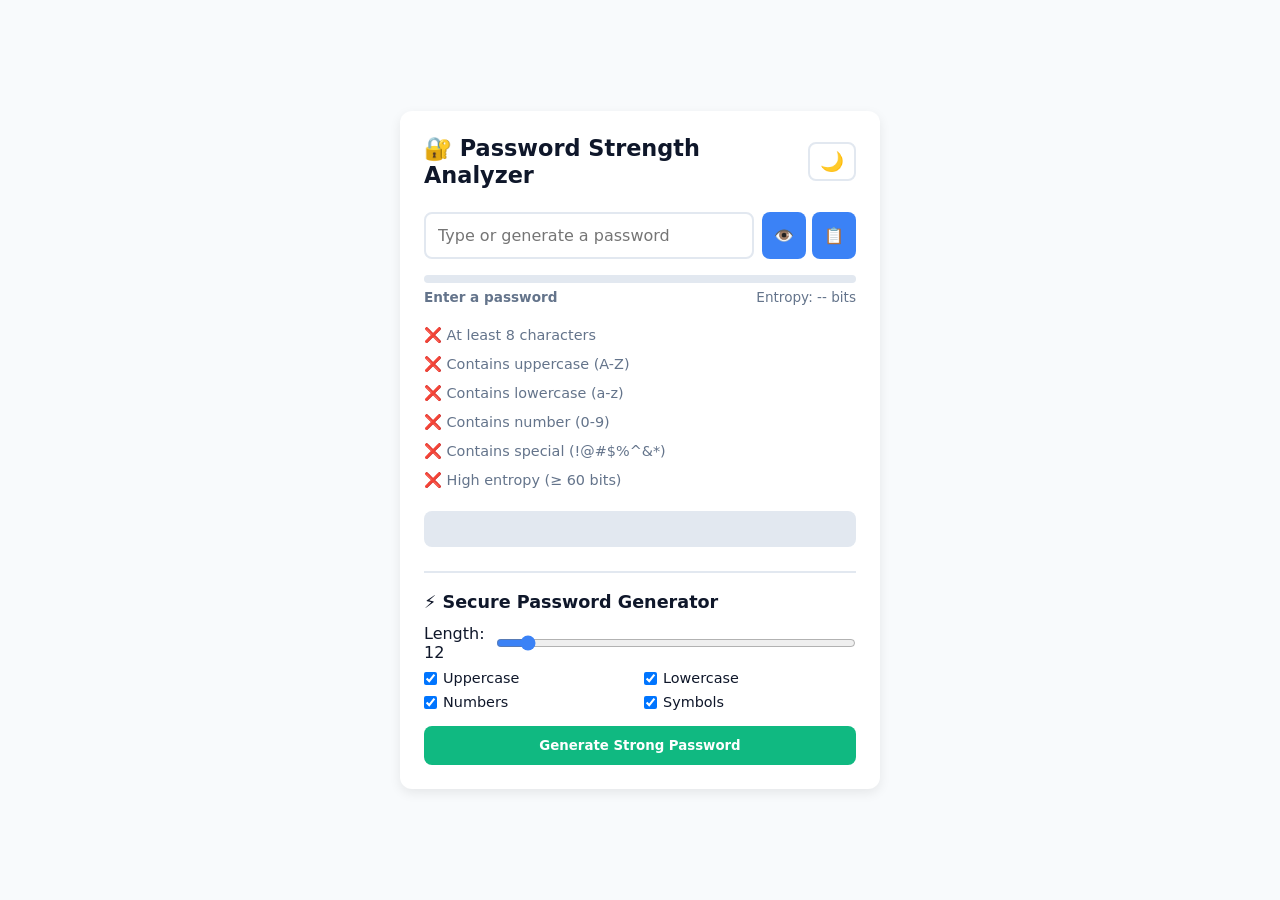
<file: index.html>
<!DOCTYPE html>
<html lang="en">
<head>
    <meta charset="UTF-8">
    <meta name="viewport" content="width=device-width, initial-scale=1.0">
    <title>Advanced Password Strength Analyzer</title>
    <link rel="stylesheet" href="style.css">
</head>
<body>
    <div class="container">
        <header>
            <h1>🔐 Password Strength Analyzer</h1>
            <button id="themeToggle" aria-label="Toggle dark mode">🌙</button>
        </header>
        
        <div class="input-wrapper">
            <input type="password" id="passwordInput" placeholder="Type or generate a password" autocomplete="new-password" spellcheck="false">
            <div class="input-actions">
                <button id="toggleVisibility" aria-label="Toggle visibility">👁️</button>
                <button id="copyBtn" aria-label="Copy password">📋</button>
            </div>
        </div>

        <div class="strength-meter-container">
            <div class="strength-meter">
                <div id="strengthBar"></div>
            </div>
            <div class="strength-info">
                <span id="strengthLabel">Enter a password</span>
                <span id="entropyLabel">Entropy: -- bits</span>
            </div>
        </div>

        <ul id="criteriaList" class="criteria-list">
            <li data-criteria="length">⚪ At least 8 characters</li>
            <li data-criteria="uppercase">⚪ Contains uppercase (A-Z)</li>
            <li data-criteria="lowercase">⚪ Contains lowercase (a-z)</li>
            <li data-criteria="number">⚪ Contains number (0-9)</li>
            <li data-criteria="special">⚪ Contains special (!@#$%^&*)</li>
            <li data-criteria="entropy">⚪ High entropy (≥ 60 bits)</li>
        </ul>

        <div id="feedbackBox" class="feedback-box" aria-live="polite"></div>

        <div class="generator-section">
            <h3>⚡ Secure Password Generator</h3>
            <div class="generator-controls">
                <div class="slider-row">
                    <label for="lengthSlider">Length: <span id="lengthValue">12</span></label>
                    <input type="range" id="lengthSlider" min="8" max="64" value="12">
                </div>
                <div class="checkbox-group">
                    <label><input type="checkbox" id="useUpper" checked> Uppercase</label>
                    <label><input type="checkbox" id="useLower" checked> Lowercase</label>
                    <label><input type="checkbox" id="useNumbers" checked> Numbers</label>
                    <label><input type="checkbox" id="useSymbols" checked> Symbols</label>
                </div>
                <button id="generateBtn">Generate Strong Password</button>
            </div>
        </div>
    </div>

    <div id="toast" class="toast" aria-hidden="true">Copied to clipboard!</div>
    <script src="script.js"></script>
</body>
</html>
</file>
<file: style.css>
:root {
    --bg: #f8fafc;
    --card: #ffffff;
    --text: #0f172a;
    --text-muted: #64748b;
    --border: #e2e8f0;
    --primary: #3b82f6;
    --primary-hover: #2563eb;
    --success: #10b981;
    --warning: #f59e0b;
    --danger: #ef4444;
    --shadow: 0 4px 12px rgba(0,0,0,0.08);
    --radius: 12px;
    --transition: 0.2s ease;
}

body.dark {
    --bg: #0f172a;
    --card: #1e293b;
    --text: #f8fafc;
    --text-muted: #94a3b8;
    --border: #334155;
    --shadow: 0 4px 16px rgba(0,0,0,0.4);
}

* { box-sizing: border-box; margin: 0; padding: 0; font-family: system-ui, -apple-system, sans-serif; }

body {
    background: var(--bg);
    color: var(--text);
    min-height: 100vh;
    display: flex;
    justify-content: center;
    align-items: center;
    padding: 20px;
    transition: background var(--transition), color var(--transition);
}

.container {
    background: var(--card);
    padding: 1.5rem;
    border-radius: var(--radius);
    box-shadow: var(--shadow);
    width: 100%;
    max-width: 480px;
    transition: background var(--transition), box-shadow var(--transition);
}

header { display: flex; justify-content: space-between; align-items: center; margin-bottom: 1.5rem; }
h1 { font-size: 1.4rem; font-weight: 600; }
#themeToggle {
    background: none; border: 2px solid var(--border); padding: 6px 10px;
    border-radius: 8px; cursor: pointer; font-size: 1.2rem; transition: var(--transition);
}
#themeToggle:hover { background: var(--border); }

.input-wrapper {
    display: flex; gap: 8px; margin-bottom: 1rem; position: relative;
}
#passwordInput {
    flex: 1; padding: 12px; border: 2px solid var(--border); border-radius: 8px;
    font-size: 1rem; background: var(--card); color: var(--text); transition: border var(--transition);
}
#passwordInput:focus { outline: none; border-color: var(--primary); }
.input-actions { display: flex; gap: 6px; }
.input-actions button {
    padding: 0 12px; background: var(--primary); color: white; border: none;
    border-radius: 8px; cursor: pointer; font-size: 1rem; transition: var(--transition);
}
.input-actions button:hover { background: var(--primary-hover); }

.strength-meter-container { margin-bottom: 1rem; }
.strength-meter {
    height: 8px; background: var(--border); border-radius: 4px; overflow: hidden; margin-bottom: 6px;
}
#strengthBar {
    height: 100%; width: 0%; background: var(--text-muted);
    transition: width 0.3s cubic-bezier(0.4, 0, 0.2, 1), background 0.3s ease;
}
.strength-info { display: flex; justify-content: space-between; font-size: 0.85rem; color: var(--text-muted); }
#strengthLabel { font-weight: 600; }

.criteria-list { list-style: none; margin: 1rem 0; }
.criteria-list li {
    padding: 6px 0; color: var(--text-muted); font-size: 0.9rem;
    display: flex; align-items: center; gap: 8px; transition: color var(--transition);
}
.criteria-list li.valid { color: var(--success); }
.criteria-list li.invalid { color: var(--danger); }

.feedback-box {
    background: var(--border); padding: 10px; border-radius: 8px; font-size: 0.9rem;
    margin-bottom: 1.5rem; min-height: 36px; transition: var(--transition);
}

.generator-section { border-top: 2px solid var(--border); padding-top: 1.2rem; }
.generator-section h3 { margin-bottom: 0.8rem; font-size: 1.1rem; }
.slider-row { display: flex; justify-content: space-between; margin-bottom: 8px; align-items: center; }
#lengthSlider { width: 100%; accent-color: var(--primary); }
.checkbox-group {
    display: grid; grid-template-columns: 1fr 1fr; gap: 8px; margin-bottom: 1rem;
}
.checkbox-group label { display: flex; align-items: center; gap: 6px; font-size: 0.9rem; cursor: pointer; }
#generateBtn {
    width: 100%; padding: 12px; background: var(--success); color: white; border: none;
    border-radius: 8px; font-weight: 600; cursor: pointer; transition: var(--transition);
}
#generateBtn:hover { background: #059669; }

.toast {
    position: fixed; bottom: 24px; left: 50%; transform: translateX(-50%) translateY(20px);
    background: var(--text); color: var(--bg); padding: 10px 18px; border-radius: 20px;
    font-size: 0.9rem; opacity: 0; pointer-events: none; transition: 0.3s ease;
}
.toast.show { opacity: 1; transform: translateX(-50%) translateY(0); }
</file>
